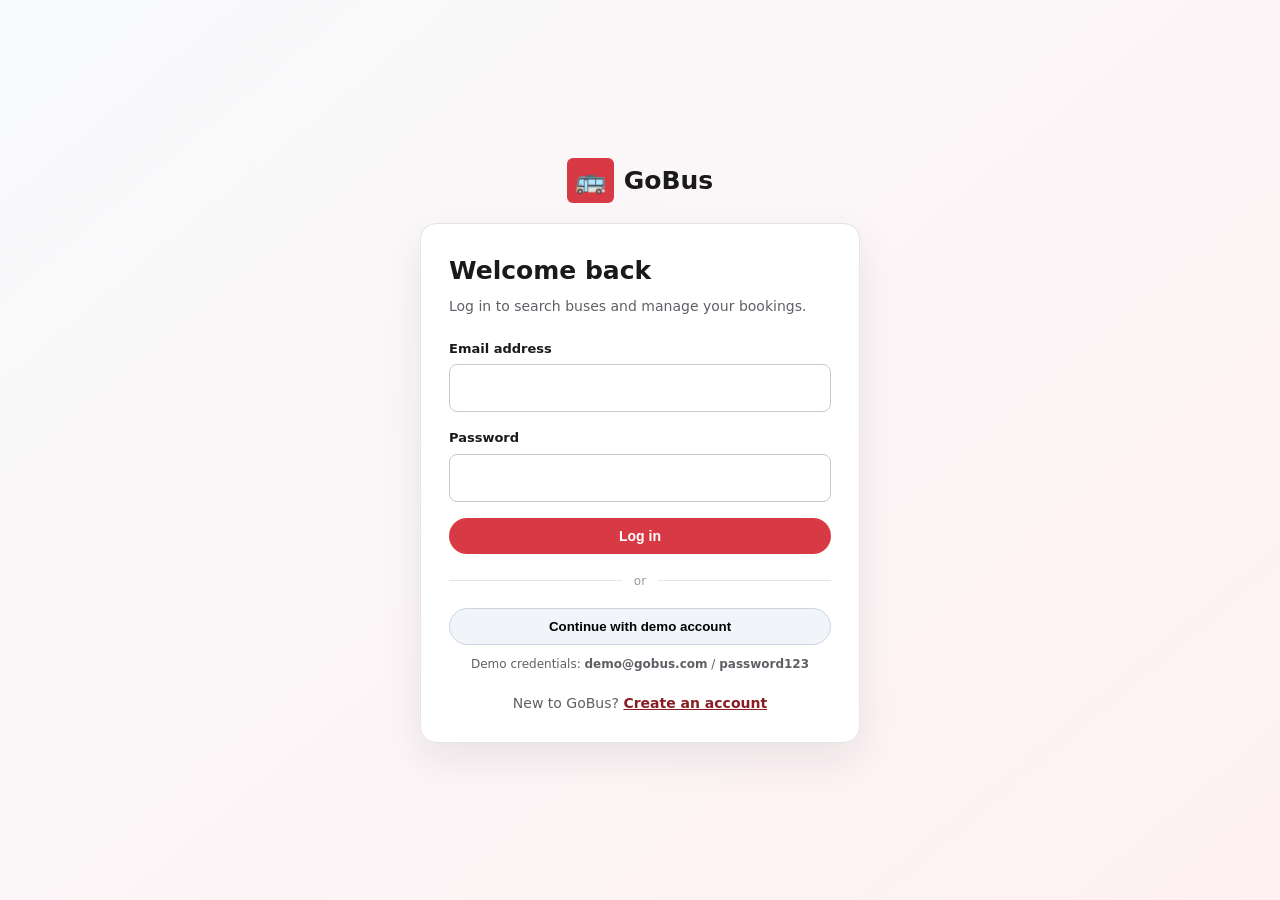
<file: frontend/index.html>
<!DOCTYPE html>
<html lang="en">
<head>
  <meta charset="UTF-8">
  <meta name="viewport" content="width=device-width, initial-scale=1.0">
  <title>GoBus - Bus Ticket Booking</title>
  <link rel="stylesheet" href="style.css?v=3">
  <script src="auth.js?v=4"></script>
  <script>GoBusAuth.requireAuth();</script>
</head>
<body>
  <!-- Header / Navigation Bar -->
  <header class="navbar">
    <div class="nav-container">
      <div class="brand">
        <span class="brand-badge">🚌</span>
        <span class="brand-name">GoBus</span>
      </div>
      <nav class="nav-links">
        <a href="#search-section">Search</a>
        <a href="#operators-section">Operators</a>
        <a href="#seats-section">Seat Map</a>
      </nav>
      <div class="nav-account">
        <span id="user-greeting" class="user-greeting"></span>
        <button class="my-bookings-btn" onclick="openMyBookings()">
          🎟️ My Bookings (<span id="booking-badge">0</span>)
        </button>
        <button class="nav-logout-btn" id="logout-btn" type="button">Logout</button>
      </div>
    </div>
  </header>

  <main class="container">
    <!-- Hero Banner -->
    <header class="hero">
      <h1>Bus ticket booking</h1>
      <p>Fast, safe and easy intercity bus booking across India</p>
    </header>
    <div id="api-status" class="api-status" role="status" hidden></div>

    <!-- Search Card -->
    <section id="search-section" class="search-card" aria-label="Search buses">
      <form id="search-form" onsubmit="handleSearch(event)">
        <div class="search-fields">
          <div class="field">
            <label for="from">From</label>
            <div class="value">
              <select id="from">
                <option value="Koyambedu (Chennai)" selected>Koyambedu (Chennai)</option>
                <option value="Coimbatore">Coimbatore</option>
                <option value="Bangalore">Bangalore</option>
                <option value="Madurai">Madurai</option>
                <option value="Salem">Salem</option>
                <option value="Kochi">Kochi</option>
              </select>
            </div>
          </div>

          <button class="swap-btn" type="button" aria-label="Swap origin and destination" onclick="swapCities()">
            ⇄
          </button>

          <div class="field">
            <label for="to">To</label>
            <div class="value">
              <select id="to">
                <option value="Coimbatore" selected>Coimbatore</option>
                <option value="Koyambedu (Chennai)">Koyambedu (Chennai)</option>
                <option value="Bangalore">Bangalore</option>
                <option value="Madurai">Madurai</option>
                <option value="Salem">Salem</option>
                <option value="Kochi">Kochi</option>
              </select>
            </div>
          </div>

          <div class="field">
            <label for="date">Date of journey</label>
            <div class="value">
              <input id="date" type="date" value="2026-10-24"> 
              <small id="date-label">(Today)</small>
            </div>
          </div>
        </div>

        <div class="search-footer">
          <div class="chips">
            <button class="chip active" id="chip-today" type="button" onclick="setDate('2026-10-24', 'today')">Today</button>
            <button class="chip" id="chip-tomorrow" type="button" onclick="setDate('2026-10-25', 'tomorrow')">Tomorrow</button>
          </div>
          <button class="btn-primary" type="submit">
            🔍 Search buses
          </button>
        </div>
      </form>
    </section>

    <!-- Summary Stats -->
    <section class="stats" aria-label="Summary">
      <div class="stat">
        <span>Buses found</span>
        <strong id="buses-found">4</strong>
      </div>
      <div class="stat">
        <span>Seats left (selected bus)</span>
        <strong id="seats-left">18</strong>
      </div>
      <div class="stat">
        <span>Lowest fare</span>
        <strong id="lowest-fare">₹0</strong>
      </div>
    </section>

    <!-- Bus Results Panel -->
    <section id="operators-section" class="panel">
      <div class="results-head">
        <h2>Available buses found</h2>
        <div class="sort" role="group" aria-label="Sort by">
          <span style="font-weight:500;color:var(--text-primary);">Sort by:</span>
          <button type="button" class="sort-btn" onclick="sortBy('rating')">Ratings</button>
          <button type="button" class="sort-btn" onclick="sortBy('departure')">Departure time</button>
          <button type="button" class="sort-btn active" onclick="sortBy('price')">Price</button>
        </div>
      </div>
      <div class="promo-band">✨ 3.6+ lakh bus routes on platform · Verified Operators</div>

      <!-- Bus list container rendered dynamically by app.js -->
      <div id="bus-list" class="bus-list"></div>
    </section>

    <!-- Seat Map & Fare Breakdown -->
    <section id="seats-section" class="lower-grid">
      <div class="seat-map">
        <div class="seat-head">
          <div>
            <h3 id="seat-map-title">Seat Layout: THAMARAI BUS TRANSPORTS</h3>
            <p>Select sleeper berths from Lower or Upper deck</p>
          </div>
          <span class="steering-tag">Steering 💺 Driver Front</span>
        </div>

        <div class="decks">
          <div class="deck">
            <h4>Lower deck</h4>
            <div id="lower-seats" class="seat-grid"></div>
          </div>
          <div class="deck">
            <h4>Upper deck</h4>
            <div id="upper-seats" class="seat-grid"></div>
          </div>
        </div>

        <div class="legend">
          <span><span class="box available"></span> Available</span>
          <span><span class="box sold"></span> Sold</span>
          <span><span class="box selected"></span> Selected</span>
        </div>
      </div>

      <!-- Fare Summary Aside -->
      <aside class="fare">
        <div>
          <div class="fare-note">Taxes (5% GST) included below</div>
          <div class="fare-lines">
            <div class="fare-line"><span>Selected Seats:</span> <strong id="lbl-seats">None</strong></div>
            <div class="fare-line"><span>Base Fare:</span> <strong id="lbl-base">₹0</strong></div>
            <div class="fare-line promo"><span>Promo Discount:</span> <strong>-₹100</strong></div>
            <div class="fare-line"><span>GST (5%):</span> <strong id="lbl-gst">₹0</strong></div>
          </div>
        </div>

        <div class="fare-total-block">
          <div class="fare-total-row">
            <div>
              <span class="total-title">Total Payable</span>
              <small id="total-sub">0 seats selected</small>
            </div>
            <span class="total-amount" id="lbl-total">₹0</span>
          </div>
          <button id="btn-continue" class="btn-primary full-width" type="button" disabled onclick="openCheckout()">
            Continue booking
          </button>
        </div>
      </aside>
    </section>
  </main>

  <!-- Checkout Modal -->
  <div id="checkout-modal" class="modal-backdrop" style="display:none;">
    <div class="modal">
      <div class="modal-header">
        <h3>Passenger & Contact Details</h3>
        <button class="modal-close" onclick="closeCheckout()">✕</button>
      </div>
      <div class="modal-body">
        <div class="modal-trip-chip" id="modal-summary"></div>
        <form id="checkout-form" onsubmit="confirmBooking(event)">
          <div class="form-group">
            <label for="p-name">Full Name</label>
            <input type="text" id="p-name" value="Ratheesh Kumar" required>
          </div>
          <div class="form-row">
            <div class="form-group">
              <label for="p-age">Age</label>
              <input type="number" id="p-age" value="24" min="1" max="120" required>
            </div>
            <div class="form-group">
              <label for="p-gender">Gender</label>
              <select id="p-gender">
                <option value="Male" selected>Male</option>
                <option value="Female">Female</option>
                <option value="Other">Other</option>
              </select>
            </div>
          </div>
          <div class="form-row">
            <div class="form-group">
              <label for="p-phone">Mobile Phone</label>
              <input type="tel" id="p-phone" value="9876543210" required>
            </div>
            <div class="form-group">
              <label for="p-email">Email Address</label>
              <input type="email" id="p-email" value="ratheesh@example.com" required>
            </div>
          </div>
          <div class="modal-actions">
            <button type="button" class="btn-secondary" onclick="closeCheckout()">Cancel</button>
            <button type="submit" class="btn-primary" id="btn-confirm-submit">Confirm Booking</button>
          </div>
        </form>
      </div>
    </div>
  </div>

  <!-- My Bookings Drawer -->
  <div id="bookings-drawer" class="drawer-backdrop" style="display:none;" onclick="closeMyBookings(event)">
    <div class="drawer" onclick="event.stopPropagation()">
      <div class="drawer-header">
        <h3>My Bookings</h3>
        <button class="modal-close" onclick="closeMyBookings()">✕</button>
      </div>
      <div id="drawer-content" class="drawer-body"></div>
    </div>
  </div>

  <footer class="footer">
    <div class="footer-container">
      <div>© 2026 GoBus Technologies. Fast, Safe & Easy Bus Booking across India.</div>
      <div>24/7 Helpline: 1800-GOBUS</div>
    </div>
  </footer>

  <script src="app.js?v=3"></script>
</body>
</html>
</file>
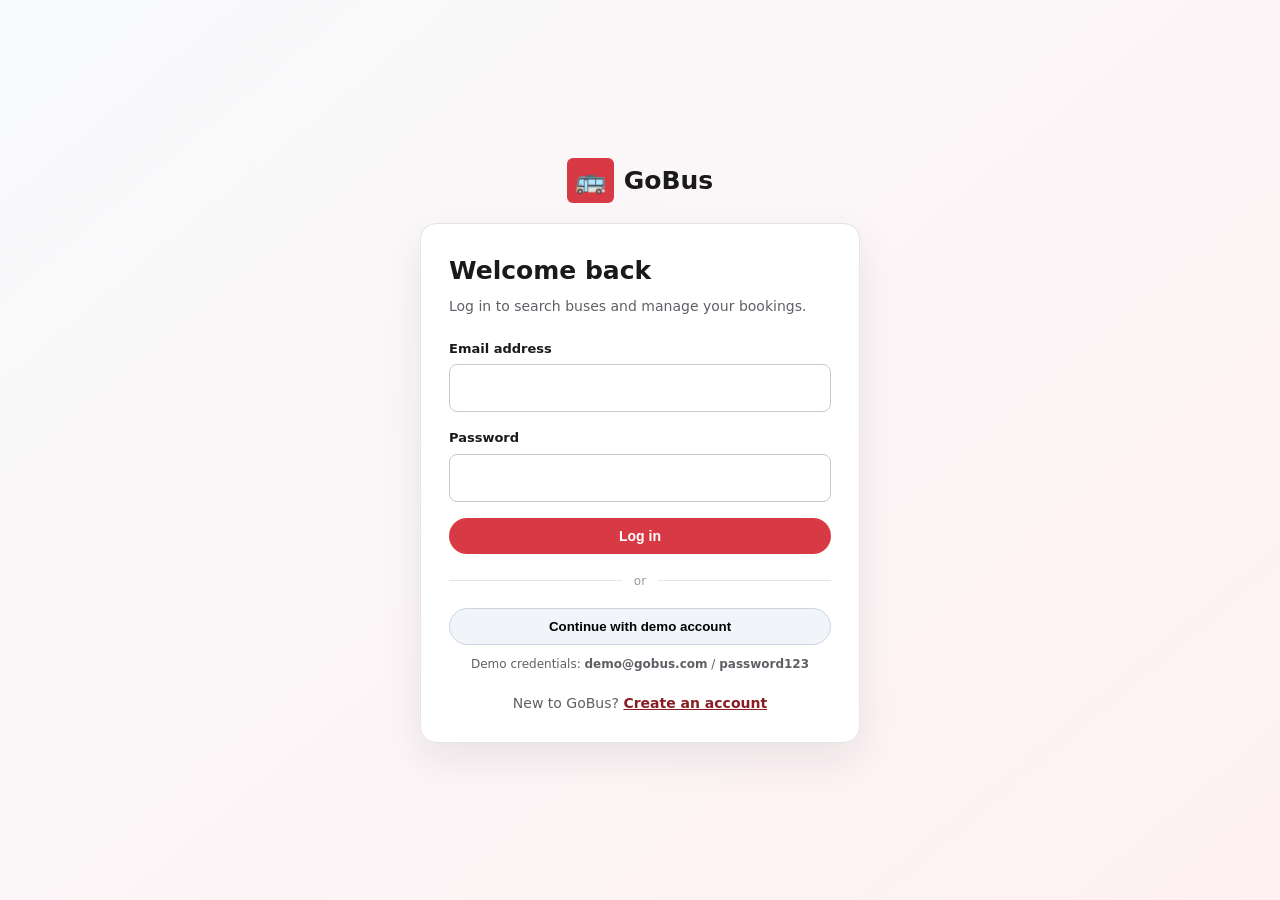
<file: frontend/login.html>
<!DOCTYPE html>
<html lang="en">
<head>
  <meta charset="UTF-8">
  <meta name="viewport" content="width=device-width, initial-scale=1.0">
  <title>GoBus | Log in</title>
  <link rel="stylesheet" href="style.css?v=3">
  <script src="auth.js?v=4"></script>
  <script>GoBusAuth.requireGuest();</script>
</head>
<body class="auth-page">
  <main class="auth-shell">
    <a class="auth-brand" href="login.html"><span class="brand-badge">🚌</span> GoBus</a>
    <section class="auth-card">
      <header class="auth-heading">
        <h1>Welcome back</h1>
        <p>Log in to search buses and manage your bookings.</p>
      </header>

      <form id="login-form" class="auth-form">
        <div class="auth-field">
          <label for="email">Email address</label>
          <input id="email" name="email" type="email" autocomplete="email" required>
        </div>
        <div class="auth-field">
          <label for="password">Password</label>
          <input id="password" name="password" type="password" autocomplete="current-password" required>
        </div>
        <p id="auth-error" class="auth-error" role="alert" hidden></p>
        <button class="btn-primary full-width" type="submit">Log in</button>
      </form>

      <div class="auth-divider"><span>or</span></div>
      <button class="btn-secondary full-width demo-login-btn" id="demo-login-btn" type="button">
        Continue with demo account
      </button>
      <p class="demo-credentials">Demo credentials: <strong>demo@gobus.com</strong> / <strong>password123</strong></p>
      <p class="auth-switch">New to GoBus? <a href="signup.html">Create an account</a></p>
    </section>
  </main>
  <script>
    const form = document.getElementById('login-form');
    const error = document.getElementById('auth-error');

    document.getElementById('demo-login-btn').addEventListener('click', async (event) => {
      error.hidden = true;
      const button = event.currentTarget;
      button.disabled = true;
      try {
        await GoBusAuth.loginDemo();
        window.location.replace(GoBusAuth.getPostLoginUrl());
      } catch (loginError) {
        error.textContent = loginError.message;
        error.hidden = false;
      } finally {
        button.disabled = false;
      }
    });

    form.addEventListener('submit', async (event) => {
      event.preventDefault();
      error.hidden = true;
      const submit = form.querySelector('button[type="submit"]');
      submit.disabled = true;
      try {
        await GoBusAuth.login({
          email: document.getElementById('email').value,
          password: document.getElementById('password').value
        });
        window.location.replace(GoBusAuth.getPostLoginUrl());
      } catch (loginError) {
        error.textContent = loginError.message;
        error.hidden = false;
      } finally {
        submit.disabled = false;
      }
    });
  </script>
</body>
</html>
</file>
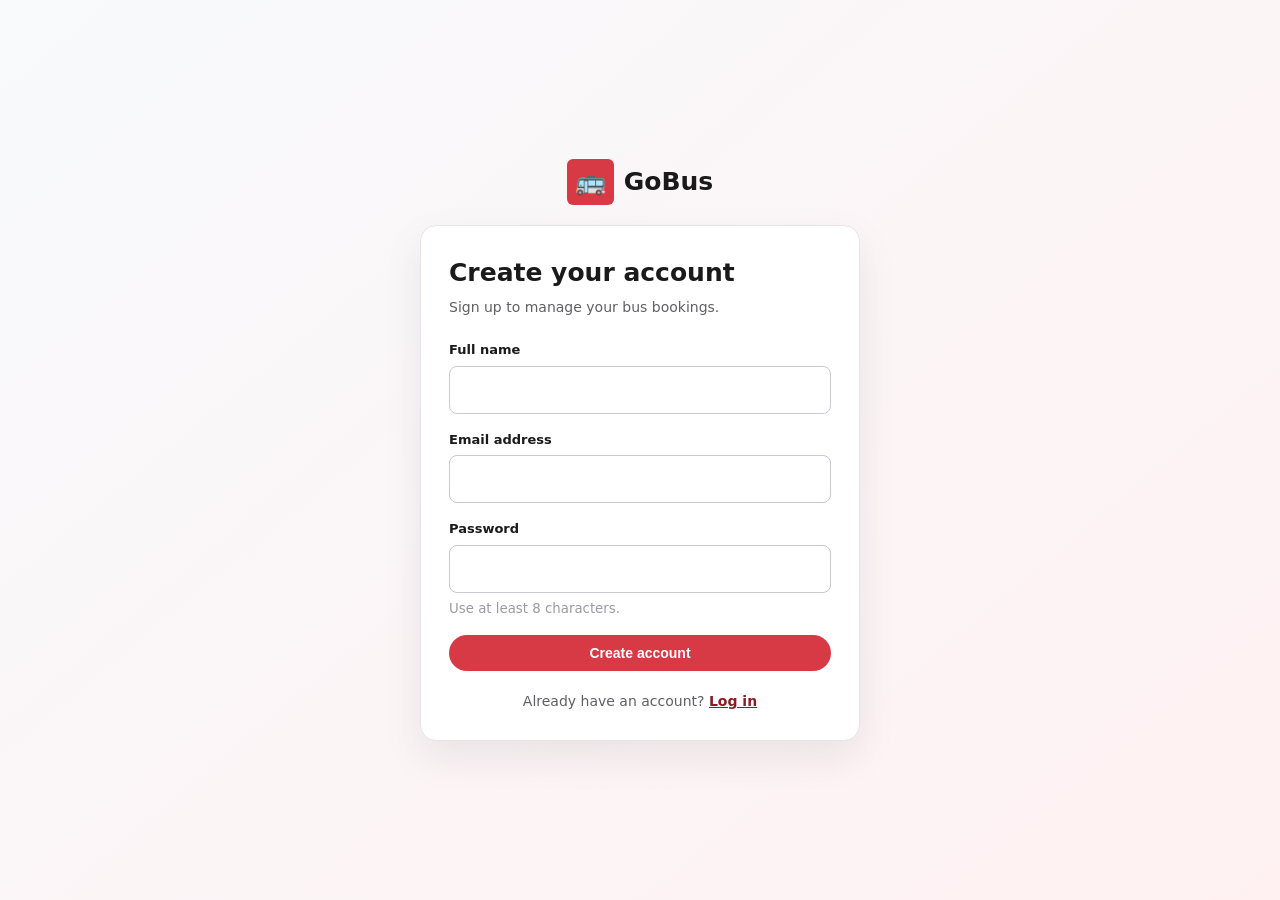
<file: frontend/signup.html>
<!DOCTYPE html>
<html lang="en">
<head>
  <meta charset="UTF-8">
  <meta name="viewport" content="width=device-width, initial-scale=1.0">
  <title>GoBus | Create account</title>
  <link rel="stylesheet" href="style.css?v=3">
  <script src="auth.js?v=4"></script>
  <script>GoBusAuth.requireGuest();</script>
</head>
<body class="auth-page">
  <main class="auth-shell">
    <a class="auth-brand" href="login.html"><span class="brand-badge">🚌</span> GoBus</a>
    <section class="auth-card">
      <header class="auth-heading">
        <h1>Create your account</h1>
        <p>Sign up to manage your bus bookings.</p>
      </header>

      <form id="signup-form" class="auth-form">
        <div class="auth-field">
          <label for="name">Full name</label>
          <input id="name" name="name" type="text" autocomplete="name" maxlength="100" required>
        </div>
        <div class="auth-field">
          <label for="email">Email address</label>
          <input id="email" name="email" type="email" autocomplete="email" required>
        </div>
        <div class="auth-field">
          <label for="password">Password</label>
          <input id="password" name="password" type="password" autocomplete="new-password" minlength="8" required>
          <small>Use at least 8 characters.</small>
        </div>
        <p id="auth-error" class="auth-error" role="alert" hidden></p>
        <button class="btn-primary full-width" type="submit">Create account</button>
      </form>

      <p class="auth-switch">Already have an account? <a href="login.html">Log in</a></p>
    </section>
  </main>
  <script>
    const form = document.getElementById('signup-form');
    const error = document.getElementById('auth-error');

    form.addEventListener('submit', async (event) => {
      event.preventDefault();
      error.hidden = true;
      const submit = form.querySelector('button[type="submit"]');
      submit.disabled = true;
      try {
        await GoBusAuth.register({
          name: document.getElementById('name').value,
          email: document.getElementById('email').value,
          password: document.getElementById('password').value
        });
        window.location.replace('index.html');
      } catch (signupError) {
        error.textContent = signupError.message;
        error.hidden = false;
      } finally {
        submit.disabled = false;
      }
    });
  </script>
</body>
</html>
</file>
<file: frontend/style.css>
:root {
  --brand: #d83a45;
  --brand-dark: #8e2236;
  --brand-soft: #fadadd;
  --brand-text: #8a1c24;
  --page-bg: #f3f3f6;
  --card-bg: #ffffff;
  --text-primary: #1a1a1a;
  --text-secondary: #5f5f66;
  --text-muted: #9a9aa3;
  --border: #e4e4ea;
  --border-strong: #c9c9d2;
  --green: #2e7d32;
  --green-fill: #5fae6a;
  --sold: #eeeeef;
  --badge-bg: #fcefc4;
  --badge-text: #6b4d00;
  --radius: 8px;
  --radius-lg: 12px;
}

* {
  box-sizing: border-box;
}

body {
  margin: 0;
  font-family: Inter, system-ui, -apple-system, sans-serif;
  background: var(--page-bg);
  color: var(--text-primary);
  line-height: 1.5;
}

.navbar {
  background: #0f172a;
  color: #fff;
  border-bottom: 1px solid #1e293b;
  position: sticky;
  top: 0;
  z-index: 40;
}

.nav-container {
  max-width: 1100px;
  margin: 0 auto;
  padding: 12px 16px;
  display: flex;
  align-items: center;
  justify-content: space-between;
}

.brand {
  display: flex;
  align-items: center;
  gap: 8px;
  font-weight: 700;
  font-size: 18px;
}

.brand-badge {
  background: var(--brand);
  padding: 4px 8px;
  border-radius: 6px;
}

.nav-links {
  display: flex;
  gap: 20px;
}

.nav-links a {
  color: #94a3b8;
  text-decoration: none;
  font-size: 14px;
  font-weight: 500;
}

.nav-links a:hover {
  color: #fff;
}

.my-bookings-btn {
  background: var(--brand);
  color: #fff;
  border: none;
  padding: 7px 14px;
  border-radius: 8px;
  font-size: 13px;
  font-weight: 600;
  cursor: pointer;
}

.container {
  max-width: 1100px;
  margin: 0 auto;
  padding: 16px;
  display: flex;
  flex-direction: column;
  gap: 16px;
}

.hero {
  background: var(--brand-dark);
  color: #ffffff;
  border-radius: var(--radius-lg);
  padding: 24px 24px 60px;
}

.hero h1 {
  margin: 0;
  font-size: 26px;
}

.hero p {
  margin: 4px 0 0;
  color: #ffd2d6;
  font-size: 14px;
}

.api-status {
  padding: 10px 14px;
  border: 1px solid #bbf7d0;
  border-radius: var(--radius);
  background: #f0fdf4;
  color: #166534;
  font-size: 13px;
}

.api-status.error {
  border-color: #fecaca;
  background: #fef2f2;
  color: #991b1b;
}

.empty-state {
  padding: 18px;
  color: var(--text-secondary);
  text-align: center;
}

.search-card {
  background: var(--card-bg);
  border: 1px solid var(--border);
  border-radius: var(--radius-lg);
  padding: 16px;
  margin-top: -48px;
  box-shadow: 0 4px 6px -1px rgba(0,0,0,0.05);
}

.search-fields {
  display: grid;
  grid-template-columns: 1fr 36px 1fr 1.3fr;
  border: 1px solid var(--border-strong);
  border-radius: 10px;
  background: #fff;
}

.field {
  padding: 10px 14px;
}

.field label {
  display: block;
  font-size: 12px;
  font-weight: 500;
  color: var(--text-secondary);
}

.field select, .field input {
  width: 100%;
  border: none;
  outline: none;
  font-size: 15px;
  font-weight: 600;
  background: transparent;
  color: var(--text-primary);
}

.swap-btn {
  align-self: center;
  justify-self: center;
  width: 30px;
  height: 30px;
  border: none;
  border-radius: 50%;
  background: #475569;
  color: #fff;
  cursor: pointer;
  display: flex;
  align-items: center;
  justify-content: center;
  font-size: 14px;
}

.search-footer {
  display: flex;
  justify-content: space-between;
  align-items: center;
  margin-top: 12px;
}

.chips {
  display: flex;
  gap: 8px;
}

.chip {
  background: var(--brand-soft);
  color: var(--brand-text);
  border: none;
  border-radius: 999px;
  padding: 6px 16px;
  font-size: 13px;
  font-weight: 500;
  cursor: pointer;
}

.chip.active {
  outline: 2px solid var(--brand);
}

.btn-primary {
  background: var(--brand);
  color: #fff;
  border: none;
  border-radius: 999px;
  padding: 10px 28px;
  font-size: 14px;
  font-weight: 600;
  cursor: pointer;
}

.btn-primary:hover:not(:disabled) {
  filter: brightness(0.92);
}

.btn-primary:disabled {
  opacity: 0.5;
  cursor: not-allowed;
}

.stats {
  display: grid;
  grid-template-columns: repeat(3, 1fr);
  gap: 12px;
}

.stat {
  background: var(--card-bg);
  border: 1px solid var(--border);
  border-radius: var(--radius);
  padding: 12px 14px;
}

.stat span {
  font-size: 12px;
  color: var(--text-secondary);
  display: block;
}

.stat strong {
  font-size: 20px;
  font-weight: 700;
  color: var(--text-primary);
}

.panel {
  background: var(--card-bg);
  border: 1px solid var(--border);
  border-radius: var(--radius-lg);
  padding: 16px;
}

.results-head {
  display: flex;
  justify-content: space-between;
  align-items: center;
  flex-wrap: wrap;
  gap: 12px;
}

.results-head h2 {
  margin: 0;
  font-size: 16px;
}

.sort {
  display: flex;
  gap: 12px;
  font-size: 12px;
  align-items: center;
}

.sort-btn {
  background: transparent;
  border: none;
  color: var(--text-secondary);
  cursor: pointer;
}

.sort-btn.active {
  color: var(--brand);
  font-weight: 700;
}

.promo-band {
  background: var(--badge-bg);
  color: var(--badge-text);
  padding: 8px;
  border-radius: 6px;
  font-size: 12px;
  text-align: center;
  margin: 12px 0;
  font-weight: 500;
}

.bus-list {
  display: flex;
  flex-direction: column;
  gap: 12px;
}

.bus-card {
  border: 1px solid var(--border);
  border-radius: var(--radius-lg);
  padding: 14px 16px;
  background: #fff;
  cursor: pointer;
  transition: all 0.2s ease;
}

.bus-card.active-bus {
  border-color: var(--brand);
  box-shadow: 0 0 0 2px rgba(216, 58, 69, 0.15);
}

.bus-grid {
  display: grid;
  grid-template-columns: 1.5fr auto 1.2fr auto;
  gap: 12px;
  align-items: center;
}

.bus-operator h3 {
  margin: 0;
  font-size: 15px;
}

.bus-operator p {
  margin: 2px 0 0;
  font-size: 12px;
  color: var(--text-secondary);
}

.score {
  background: #15803d;
  color: #fff;
  font-size: 12px;
  font-weight: 700;
  padding: 3px 8px;
  border-radius: 6px;
}

.bus-timing strong {
  font-size: 14px;
}

.bus-timing p {
  margin: 2px 0 0;
  font-size: 12px;
  color: var(--text-secondary);
}

.bus-price s {
  font-size: 12px;
  color: var(--text-muted);
}

.bus-price .now {
  display: block;
  font-size: 16px;
  font-weight: 700;
}

.lower-grid {
  display: grid;
  grid-template-columns: 1.6fr 1fr;
  gap: 16px;
}

.seat-map {
  background: #fff;
  border: 1px solid var(--border);
  border-radius: var(--radius-lg);
  padding: 16px;
}

.seat-head {
  display: flex;
  justify-content: space-between;
  align-items: center;
  border-bottom: 1px solid var(--border);
  padding-bottom: 10px;
  margin-bottom: 12px;
}

.seat-head h3 {
  margin: 0;
  font-size: 15px;
}

.seat-head p {
  margin: 2px 0 0;
  font-size: 12px;
  color: var(--text-secondary);
}

.steering-tag {
  font-size: 12px;
  background: #f1f5f9;
  padding: 4px 8px;
  border-radius: 4px;
  color: #475569;
}

.decks {
  display: grid;
  grid-template-columns: 1fr 1fr;
  gap: 16px;
}

.deck {
  background: #f8fafc;
  padding: 12px;
  border-radius: 8px;
  border: 1px solid #f1f5f9;
}

.deck h4 {
  margin: 0 0 8px;
  font-size: 12px;
  text-transform: uppercase;
  color: #475569;
}

.seat-grid {
  display: grid;
  grid-template-columns: repeat(3, 1fr);
  gap: 8px;
}

.seat-btn {
  border: 1px solid var(--green);
  border-radius: 6px;
  padding: 8px 4px;
  font-size: 11px;
  text-align: center;
  background: #fff;
  cursor: pointer;
  display: flex;
  flex-direction: column;
  align-items: center;
}

.seat-btn.sold {
  background: var(--sold);
  border-color: #cbd5e1;
  color: #94a3b8;
  cursor: not-allowed;
}

.seat-btn.selected {
  background: var(--brand);
  border-color: var(--brand);
  color: #fff;
}

.legend {
  display: flex;
  gap: 16px;
  margin-top: 14px;
  padding-top: 10px;
  border-top: 1px solid var(--border);
  font-size: 12px;
}

.legend span {
  display: flex;
  align-items: center;
  gap: 6px;
}

.box {
  width: 14px;
  height: 14px;
  border-radius: 3px;
}

.box.available { border: 1px solid var(--green); background: #fff; }
.box.sold { background: var(--sold); }
.box.selected { background: var(--brand); }

.fare {
  background: #fff;
  border: 1px solid var(--border);
  border-radius: var(--radius-lg);
  padding: 16px;
  display: flex;
  flex-direction: column;
  justify-content: space-between;
}

.fare-note {
  font-size: 12px;
  color: #713f12;
  background: #fef9c3;
  padding: 8px;
  border-radius: 6px;
  margin-bottom: 12px;
}

.fare-lines {
  display: flex;
  flex-direction: column;
  gap: 8px;
  font-size: 13px;
}

.fare-line {
  display: flex;
  justify-content: space-between;
}

.fare-line.promo {
  color: #15803d;
}

.fare-total-block {
  border-top: 1px solid var(--border);
  padding-top: 14px;
  margin-top: 14px;
}

.fare-total-row {
  display: flex;
  justify-content: space-between;
  align-items: center;
  margin-bottom: 12px;
}

.total-title {
  font-weight: 700;
  font-size: 15px;
}

.total-amount {
  font-size: 22px;
  font-weight: 800;
}

.full-width {
  width: 100%;
}

.modal-backdrop, .drawer-backdrop {
  position: fixed;
  inset: 0;
  background: rgba(0, 0, 0, 0.6);
  display: flex;
  align-items: center;
  justify-content: center;
  z-index: 50;
  padding: 16px;
}

.modal {
  background: #fff;
  border-radius: var(--radius-lg);
  width: 100%;
  max-width: 480px;
  padding: 20px;
}

.modal-header, .drawer-header {
  display: flex;
  justify-content: space-between;
  align-items: center;
  margin-bottom: 16px;
}

.modal-header h3, .drawer-header h3 {
  margin: 0;
  font-size: 16px;
}

.modal-close {
  background: transparent;
  border: none;
  font-size: 16px;
  cursor: pointer;
}

.modal-trip-chip {
  background: #f8fafc;
  padding: 10px;
  border-radius: 8px;
  font-size: 12px;
  margin-bottom: 12px;
  border: 1px solid #e2e8f0;
}

.form-group {
  margin-bottom: 12px;
}

.form-group label {
  display: block;
  font-size: 12px;
  font-weight: 600;
  margin-bottom: 4px;
}

.form-group input, .form-group select {
  width: 100%;
  padding: 8px 10px;
  border: 1px solid #cbd5e1;
  border-radius: 6px;
  font-size: 13px;
}

.form-row {
  display: grid;
  grid-template-columns: 1fr 1fr;
  gap: 10px;
}

.modal-actions {
  display: flex;
  gap: 10px;
  margin-top: 16px;
}

.btn-secondary {
  flex: 1;
  padding: 10px;
  background: #f1f5f9;
  border: 1px solid #cbd5e1;
  border-radius: 999px;
  font-weight: 600;
  cursor: pointer;
}

.drawer {
  background: #fff;
  width: 100%;
  max-width: 420px;
  height: 100vh;
  margin-left: auto;
  padding: 20px;
  overflow-y: auto;
}

.booking-item {
  border: 1px solid var(--border);
  border-radius: 8px;
  padding: 12px;
  margin-bottom: 12px;
}

.footer {
  background: #0f172a;
  color: #94a3b8;
  padding: 24px 16px;
  font-size: 12px;
  margin-top: 32px;
}

.footer-container {
  max-width: 1100px;
  margin: 0 auto;
  display: flex;
  justify-content: space-between;
  flex-wrap: wrap;
  gap: 8px;
}

@media (max-width: 768px) {
  .search-fields, .lower-grid, .decks {
    grid-template-columns: 1fr;
  }
  .bus-grid {
    grid-template-columns: 1fr;
  }
}

.nav-account {
  display: flex;
  align-items: center;
  gap: 12px;
}

.user-greeting {
  color: #e2e8f0;
  font-size: 13px;
}

.nav-logout-btn {
  padding: 7px 12px;
  border: 1px solid #475569;
  border-radius: 8px;
  background: transparent;
  color: #fff;
  font-size: 13px;
  font-weight: 600;
  cursor: pointer;
}

.auth-page {
  min-height: 100vh;
  display: grid;
  place-items: center;
  padding: 24px 16px;
  background: linear-gradient(140deg, #f8fafc, #fff1f2);
}

.auth-shell {
  width: min(100%, 440px);
}

.auth-brand {
  display: flex;
  align-items: center;
  justify-content: center;
  gap: 10px;
  margin-bottom: 20px;
  color: var(--text-primary);
  font-size: 25px;
  font-weight: 800;
  text-decoration: none;
}

.auth-card {
  padding: 28px;
  border: 1px solid var(--border);
  border-radius: 16px;
  background: #fff;
  box-shadow: 0 16px 40px rgba(15, 23, 42, 0.08);
}

.auth-heading {
  margin-bottom: 22px;
}

.auth-heading h1 {
  margin: 0;
  font-size: 25px;
}

.auth-heading p,
.auth-switch {
  color: var(--text-secondary);
  font-size: 14px;
}

.auth-heading p {
  margin: 6px 0 0;
}

.auth-form {
  display: grid;
  gap: 16px;
}

.auth-field {
  display: grid;
  gap: 6px;
}

.auth-field label {
  font-size: 13px;
  font-weight: 600;
}

.auth-field input {
  width: 100%;
  padding: 11px 12px;
  border: 1px solid var(--border-strong);
  border-radius: 8px;
  font: inherit;
}

.auth-field input:focus {
  outline: 2px solid rgba(216, 58, 69, 0.2);
  border-color: var(--brand);
}

.auth-field small {
  color: var(--text-muted);
}

.auth-error {
  margin: 0;
  padding: 10px 12px;
  border: 1px solid #fecaca;
  border-radius: 8px;
  background: #fef2f2;
  color: #991b1b;
  font-size: 13px;
}

.auth-switch {
  margin: 20px 0 0;
  text-align: center;
}

.auth-switch a {
  color: var(--brand-text);
  font-weight: 700;
}

.auth-divider {
  display: flex;
  align-items: center;
  gap: 12px;
  margin: 18px 0;
  color: var(--text-muted);
  font-size: 12px;
}

.auth-divider::before,
.auth-divider::after {
  content: "";
  flex: 1;
  border-top: 1px solid var(--border);
}

.demo-login-btn {
  flex: initial;
  width: 100%;
}

.demo-credentials {
  margin: 10px 0 0;
  color: var(--text-secondary);
  font-size: 12px;
  text-align: center;
}

@media (max-width: 768px) {
  .nav-account {
    gap: 6px;
  }

  .user-greeting {
    display: none;
  }

}
</file>
